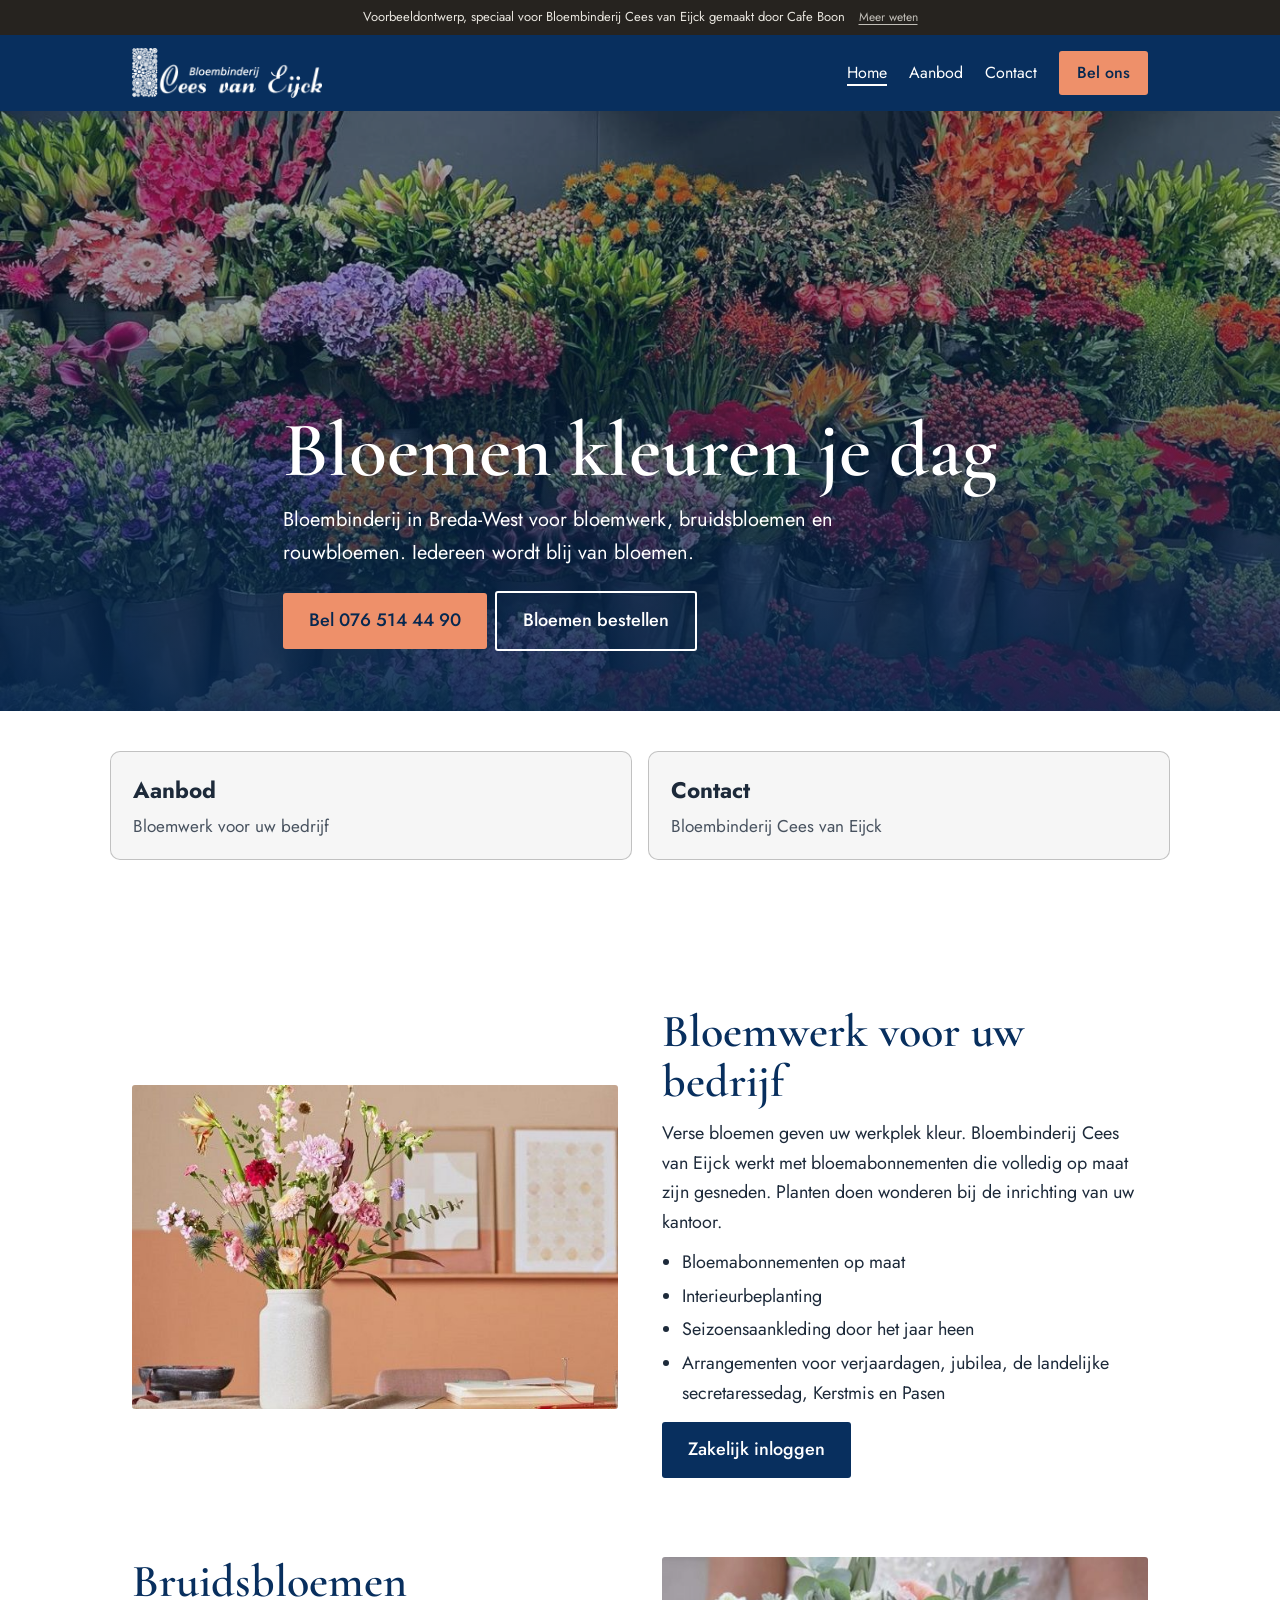
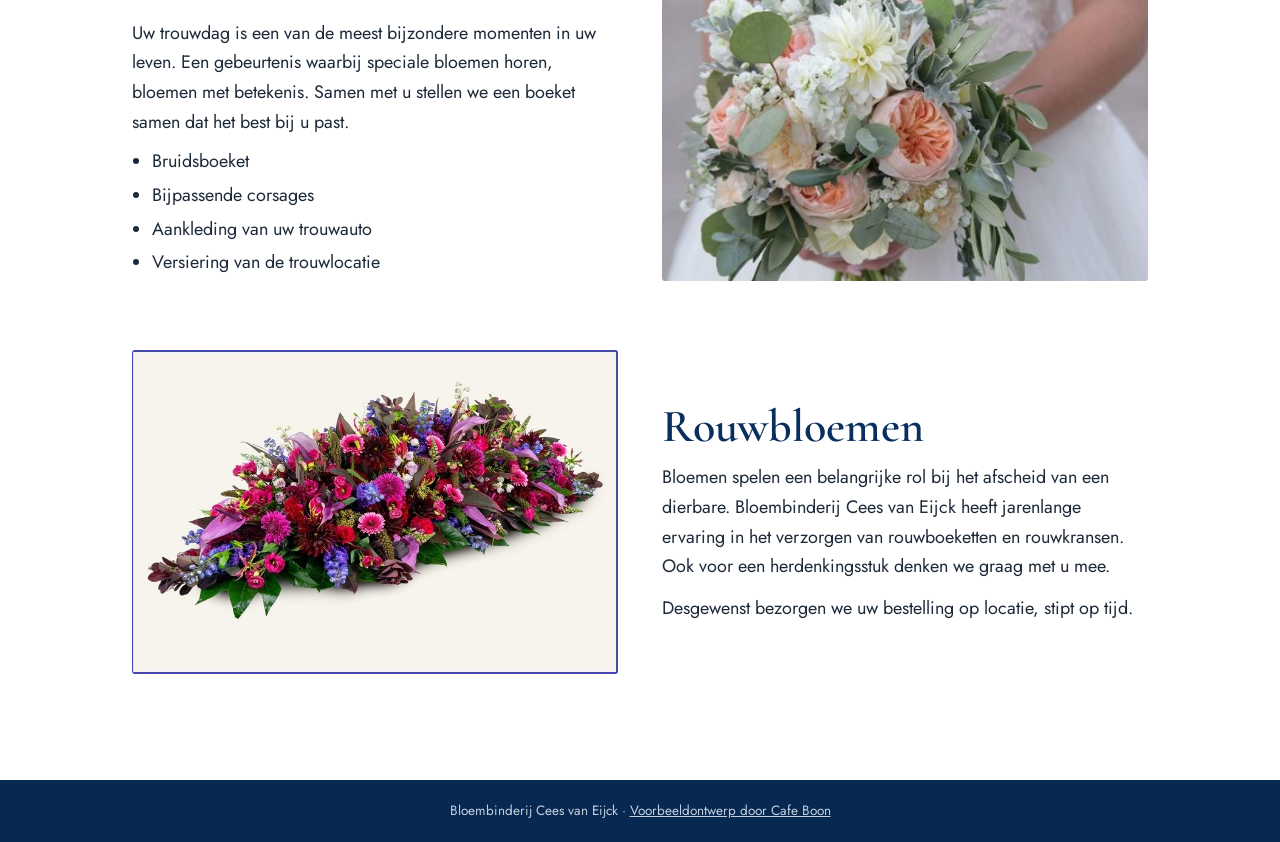
<file: index.html>
<!doctype html>
<html lang="nl">
<head>
<meta charset="utf-8">
<meta name="viewport" content="width=device-width,initial-scale=1">
<title>Bloembinderij Cees van Eijck | Bloemist in Breda-West</title>
<meta name="description" content="Bloembinderij Cees van Eijck aan de Gen. Maczekstraat in Breda: bloemwerk en abonnementen voor bedrijven, bruidsbloemen en rouwbloemen. Bel 076 514 44 90.">
<meta name="robots" content="noindex">
<link rel="icon" type="image/png" href="images/favicon.png">
<meta property="og:title" content="Bloembinderij Cees van Eijck, Breda">
<meta property="og:description" content="Iedereen wordt blij van bloemen. Gen. Maczekstraat 63, Breda.">
<meta property="og:image" content="https://ceesvaneijck.cafeboon.com/images/og.jpg">
<link rel="preconnect" href="https://fonts.googleapis.com"><link rel="preconnect" href="https://fonts.gstatic.com" crossorigin>
<link href="https://fonts.googleapis.com/css2?family=Cormorant+Garamond:wght@600&family=Jost:wght@400;500&display=swap" rel="stylesheet">
<link rel="stylesheet" href="style.css">
</head>
<body>
<div class="vb-banner" role="note"><span>Voorbeeldontwerp, speciaal voor Bloembinderij Cees van Eijck gemaakt door Cafe Boon</span><a href="https://cafeboon.com">Meer weten</a></div>
<header><div class="wrap">
<a href="index.html"><img alt="Bloembinderij Cees van Eijck" src="images/logo.png"/></a>
<nav><a aria-current="page" href="index.html">Home</a><a href="aanbod.html">Aanbod</a><a href="contact.html">Contact</a><a class="btn" href="tel:0765144490">Bel ons</a></nav>
</div></header>
<div aria-label="Pagina's" class="sn-bar" role="navigation"><a aria-current="page" class="sn-link" href="index.html">Home</a><a class="sn-link" href="aanbod.html">Aanbod</a><a class="sn-link" href="contact.html">Contact</a></div>
<div class="hero">
<img alt="De bloemenwand in de winkel van Cees van Eijck" fetchpriority="high" src="images/bloemenwand.jpg"/>
<div class="in"><div class="wrap">
<h1>Bloemen kleuren je dag</h1>
<p>Bloembinderij in Breda-West voor bloemwerk, bruidsbloemen en rouwbloemen. Iedereen wordt blij van bloemen.</p>
<a class="btn" href="tel:0765144490">Bel 076 514 44 90</a><a class="btn o" href="binnenkort.html">Bloemen bestellen</a>
</div></div>
</div>
<div class="sn-cards"><a class="sn-card" href="aanbod.html"><strong>Aanbod</strong><span>Bloemwerk voor uw bedrijf</span></a><a class="sn-card" href="contact.html"><strong>Contact</strong><span>Bloembinderij Cees van Eijck</span></a></div>
<section><div class="wrap rows">
<div>
<div class="pic"><img alt="Boeket in een vaas" loading="lazy" src="images/vaas.jpg"/></div>
<div><h2>Bloemwerk voor uw bedrijf</h2>
<p>Verse bloemen geven uw werkplek kleur. Bloembinderij Cees van Eijck werkt met bloemabonnementen die volledig op maat zijn gesneden. Planten doen wonderen bij de inrichting van uw kantoor.</p>
<ul><li>Bloemabonnementen op maat</li><li>Interieurbeplanting</li><li>Seizoensaankleding door het jaar heen</li><li>Arrangementen voor verjaardagen, jubilea, de landelijke secretaressedag, Kerstmis en Pasen</li></ul>
<p style="margin-top:14px"><a class="btn d" href="binnenkort.html">Zakelijk inloggen</a></p>
</div>
</div>
<div>
<div class="pic"><img alt="Bruidsboeket" loading="lazy" src="images/bruidsboeket.jpg"/></div>
<div><h2>Bruidsbloemen</h2>
<p>Uw trouwdag is een van de meest bijzondere momenten in uw leven. Een gebeurtenis waarbij speciale bloemen horen, bloemen met betekenis. Samen met u stellen we een boeket samen dat het best bij u past.</p>
<ul><li>Bruidsboeket</li><li>Bijpassende corsages</li><li>Aankleding van uw trouwauto</li><li>Versiering van de trouwlocatie</li></ul>
</div>
</div>
<div>
<div class="pic"><img alt="Rouwstuk" loading="lazy" src="images/rouwstuk.jpg"/></div>
<div><h2>Rouwbloemen</h2>
<p>Bloemen spelen een belangrijke rol bij het afscheid van een dierbare. Bloembinderij Cees van Eijck heeft jarenlange ervaring in het verzorgen van rouwboeketten en rouwkransen. Ook voor een herdenkingsstuk denken we graag met u mee.</p>
<p style="margin-top:12px">Desgewenst bezorgen we uw bestelling op locatie, stipt op tijd.</p>
</div>
</div>
</div></section>
<footer>Bloembinderij Cees van Eijck · <a href="https://cafeboon.com">Voorbeeldontwerp door Cafe Boon</a></footer>
</body></html>
</file>
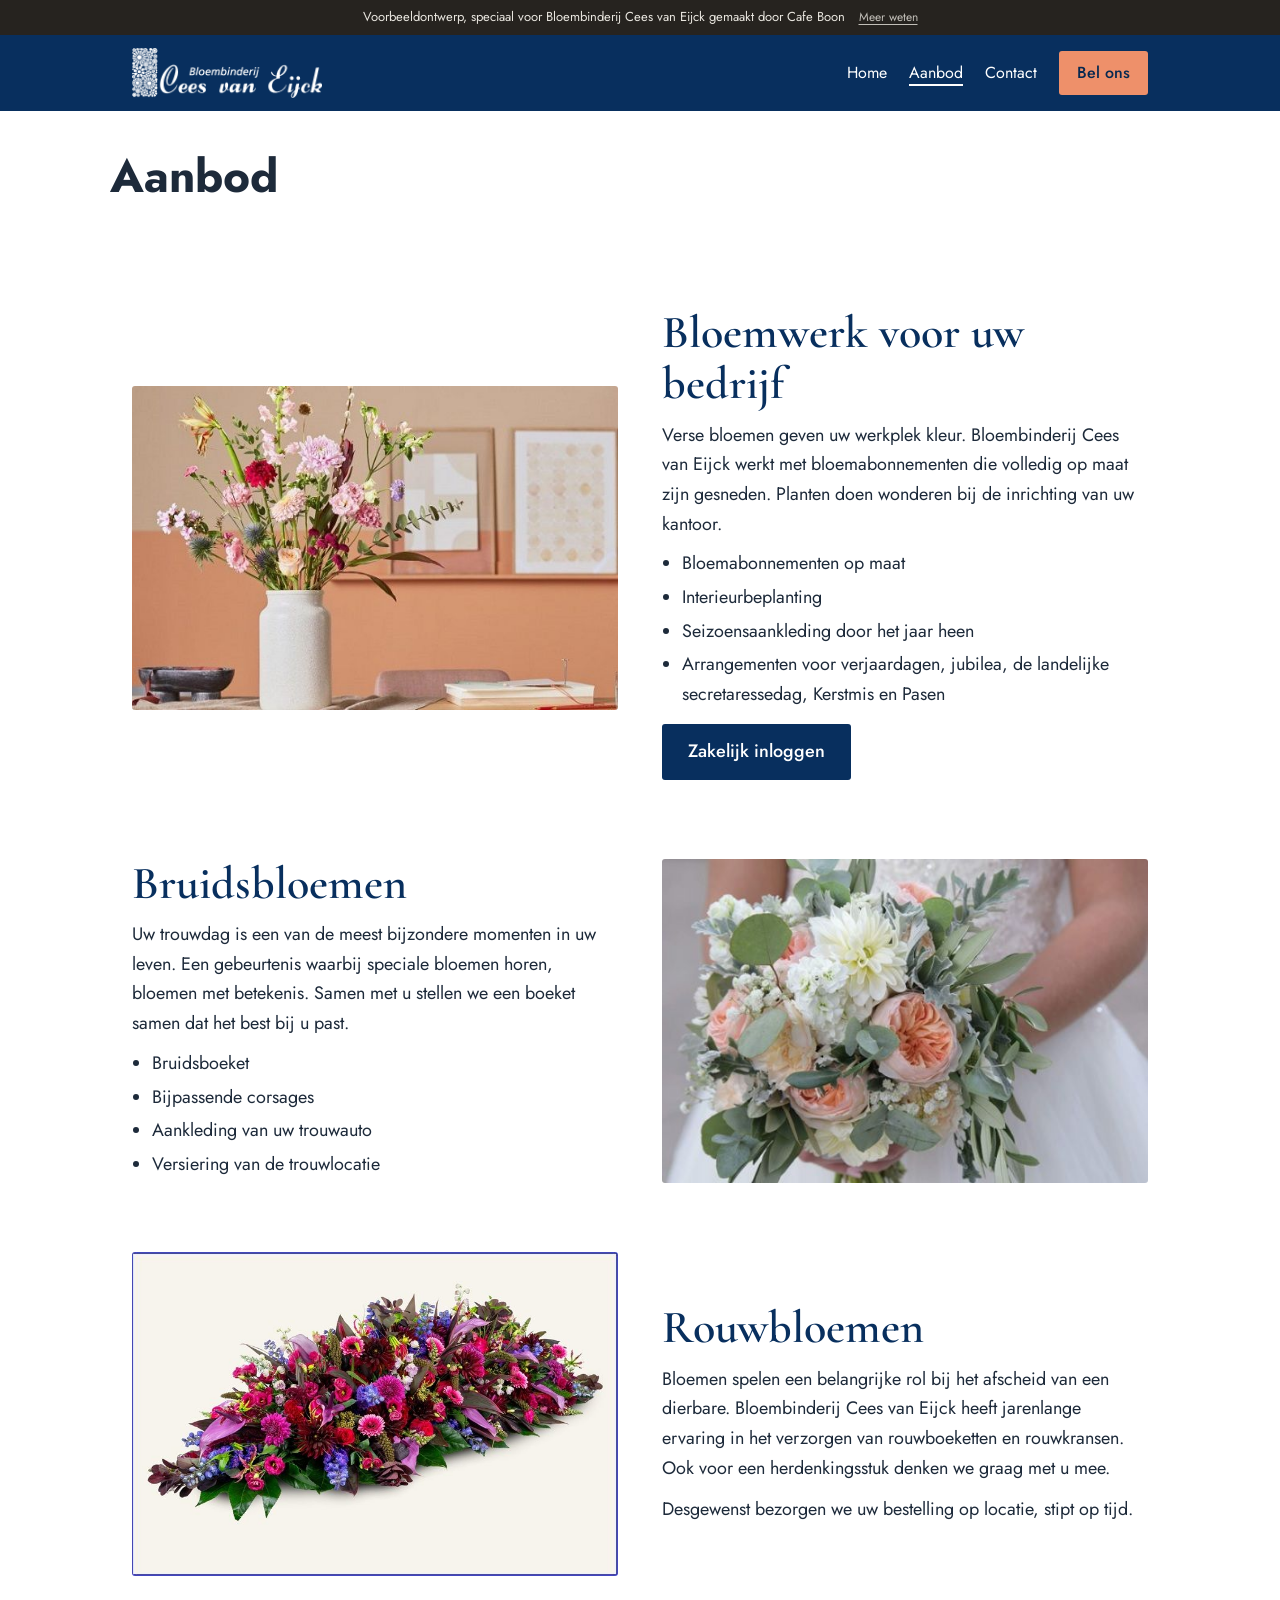
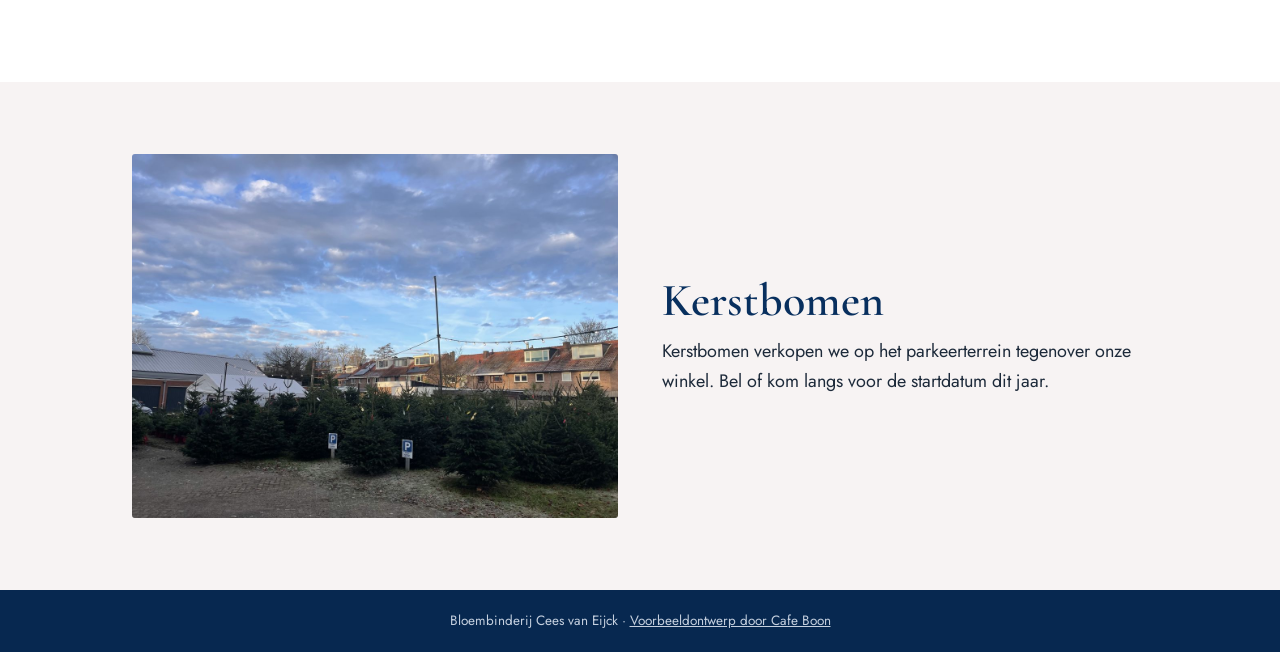
<file: aanbod.html>
<!doctype html>
<html lang="nl">
<head>
<meta charset="utf-8">
<meta name="viewport" content="width=device-width,initial-scale=1">
<title>Aanbod | Bloembinderij Cees van Eijck</title>
<meta name="description" content="Bloembinderij Cees van Eijck aan de Gen. Maczekstraat in Breda: bloemwerk en abonnementen voor bedrijven, bruidsbloemen en rouwbloemen. Bel 076 514 44 90.">
<meta name="robots" content="noindex">
<link rel="icon" type="image/png" href="images/favicon.png">
<meta property="og:title" content="Bloembinderij Cees van Eijck, Breda">
<meta property="og:description" content="Iedereen wordt blij van bloemen. Gen. Maczekstraat 63, Breda.">
<meta property="og:image" content="https://ceesvaneijck.cafeboon.com/images/og.jpg">
<link rel="preconnect" href="https://fonts.googleapis.com"><link rel="preconnect" href="https://fonts.gstatic.com" crossorigin>
<link href="https://fonts.googleapis.com/css2?family=Cormorant+Garamond:wght@600&family=Jost:wght@400;500&display=swap" rel="stylesheet">
<link rel="stylesheet" href="style.css">
</head>
<body>
<div class="vb-banner" role="note"><span>Voorbeeldontwerp, speciaal voor Bloembinderij Cees van Eijck gemaakt door Cafe Boon</span><a href="https://cafeboon.com">Meer weten</a></div>
<header><div class="wrap">
<a href="index.html"><img alt="Bloembinderij Cees van Eijck" src="images/logo.png"/></a>
<nav><a href="index.html">Home</a><a aria-current="page" href="aanbod.html">Aanbod</a><a href="contact.html">Contact</a><a class="btn" href="tel:0765144490">Bel ons</a></nav>
</div></header>
<div aria-label="Pagina's" class="sn-bar" role="navigation"><a class="sn-link" href="index.html">Home</a><a aria-current="page" class="sn-link" href="aanbod.html">Aanbod</a><a class="sn-link" href="contact.html">Contact</a></div>
<div class="sn-head"><h1>Aanbod</h1></div>
<section><div class="wrap rows">
<div id="bloemwerk">
<div class="pic"><img alt="Boeket in een vaas" loading="lazy" src="images/vaas.jpg"/></div>
<div><h2>Bloemwerk voor uw bedrijf</h2>
<p>Verse bloemen geven uw werkplek kleur. Bloembinderij Cees van Eijck werkt met bloemabonnementen die volledig op maat zijn gesneden. Planten doen wonderen bij de inrichting van uw kantoor.</p>
<ul><li>Bloemabonnementen op maat</li><li>Interieurbeplanting</li><li>Seizoensaankleding door het jaar heen</li><li>Arrangementen voor verjaardagen, jubilea, de landelijke secretaressedag, Kerstmis en Pasen</li></ul>
<p style="margin-top:14px"><a class="btn d" href="binnenkort.html">Zakelijk inloggen</a></p>
</div>
</div>
<div id="bruid">
<div class="pic"><img alt="Bruidsboeket" loading="lazy" src="images/bruidsboeket.jpg"/></div>
<div><h2>Bruidsbloemen</h2>
<p>Uw trouwdag is een van de meest bijzondere momenten in uw leven. Een gebeurtenis waarbij speciale bloemen horen, bloemen met betekenis. Samen met u stellen we een boeket samen dat het best bij u past.</p>
<ul><li>Bruidsboeket</li><li>Bijpassende corsages</li><li>Aankleding van uw trouwauto</li><li>Versiering van de trouwlocatie</li></ul>
</div>
</div>
<div id="rouw">
<div class="pic"><img alt="Rouwstuk" loading="lazy" src="images/rouwstuk.jpg"/></div>
<div><h2>Rouwbloemen</h2>
<p>Bloemen spelen een belangrijke rol bij het afscheid van een dierbare. Bloembinderij Cees van Eijck heeft jarenlange ervaring in het verzorgen van rouwboeketten en rouwkransen. Ook voor een herdenkingsstuk denken we graag met u mee.</p>
<p style="margin-top:12px">Desgewenst bezorgen we uw bestelling op locatie, stipt op tijd.</p>
</div>
</div>
</div></section>
<section class="cream"><div class="wrap notice">
<img alt="Kerstbomen op het parkeerterrein tegenover de winkel" loading="lazy" src="images/kerstbomen.jpg"/>
<div><h2>Kerstbomen</h2>
<p>Kerstbomen verkopen we op het parkeerterrein tegenover onze winkel. Bel of kom langs voor de startdatum dit jaar.</p></div>
</div></section>
<footer>Bloembinderij Cees van Eijck · <a href="https://cafeboon.com">Voorbeeldontwerp door Cafe Boon</a></footer>
</body></html>
</file>
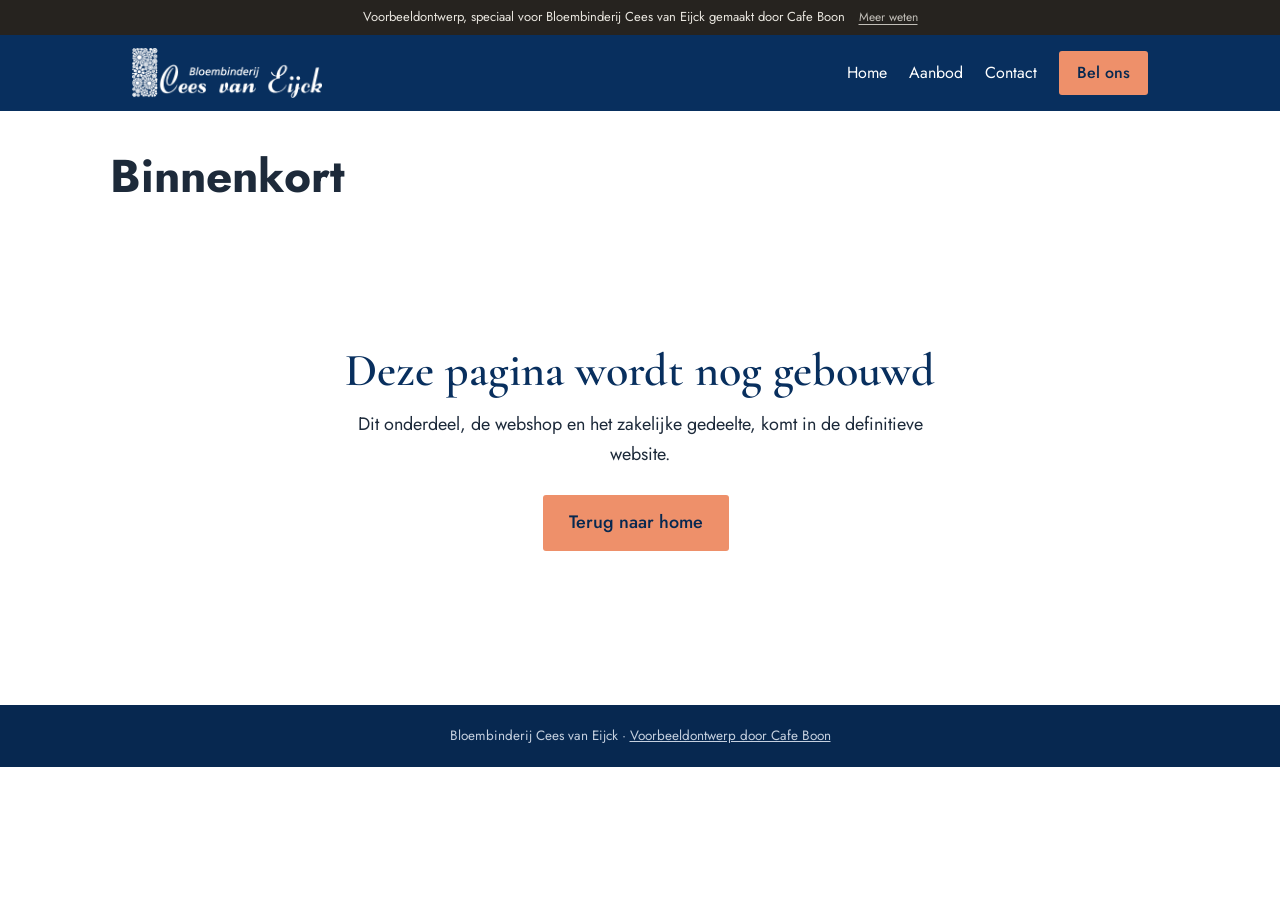
<file: binnenkort.html>
<!doctype html>
<html lang="nl">
<head>
<meta charset="utf-8">
<meta name="viewport" content="width=device-width,initial-scale=1">
<title>Binnenkort | Bloembinderij Cees van Eijck</title>
<meta name="description" content="Bloembinderij Cees van Eijck aan de Gen. Maczekstraat in Breda: bloemwerk en abonnementen voor bedrijven, bruidsbloemen en rouwbloemen. Bel 076 514 44 90.">
<meta name="robots" content="noindex">
<link rel="icon" type="image/png" href="images/favicon.png">
<meta property="og:title" content="Bloembinderij Cees van Eijck, Breda">
<meta property="og:description" content="Iedereen wordt blij van bloemen. Gen. Maczekstraat 63, Breda.">
<meta property="og:image" content="https://ceesvaneijck.cafeboon.com/images/og.jpg">
<link rel="preconnect" href="https://fonts.googleapis.com"><link rel="preconnect" href="https://fonts.gstatic.com" crossorigin>
<link href="https://fonts.googleapis.com/css2?family=Cormorant+Garamond:wght@600&family=Jost:wght@400;500&display=swap" rel="stylesheet">
<link rel="stylesheet" href="style.css">
</head>
<body>
<div class="vb-banner" role="note"><span>Voorbeeldontwerp, speciaal voor Bloembinderij Cees van Eijck gemaakt door Cafe Boon</span><a href="https://cafeboon.com">Meer weten</a></div>
<header><div class="wrap">
<a href="index.html"><img alt="Bloembinderij Cees van Eijck" src="images/logo.png"/></a>
<nav><a href="index.html">Home</a><a href="aanbod.html">Aanbod</a><a href="contact.html">Contact</a><a class="btn" href="tel:0765144490">Bel ons</a></nav>
</div></header>
<div aria-label="Pagina's" class="sn-bar" role="navigation"><a class="sn-link" href="index.html">Home</a><a class="sn-link" href="aanbod.html">Aanbod</a><a class="sn-link" href="contact.html">Contact</a></div>
<div class="sn-head"><h1>Binnenkort</h1></div>
<section class="binnenkort"><div class="wrap" style="padding:72px 0;text-align:center"><h2>Deze pagina wordt nog gebouwd</h2><p style="max-width:34em;margin:14px auto 26px">Dit onderdeel, de webshop en het zakelijke gedeelte, komt in de definitieve website.</p><p><a class="btn" href="index.html">Terug naar home</a></p></div></section>
<footer>Bloembinderij Cees van Eijck · <a href="https://cafeboon.com">Voorbeeldontwerp door Cafe Boon</a></footer>
</body></html>
</body></html>
</file>
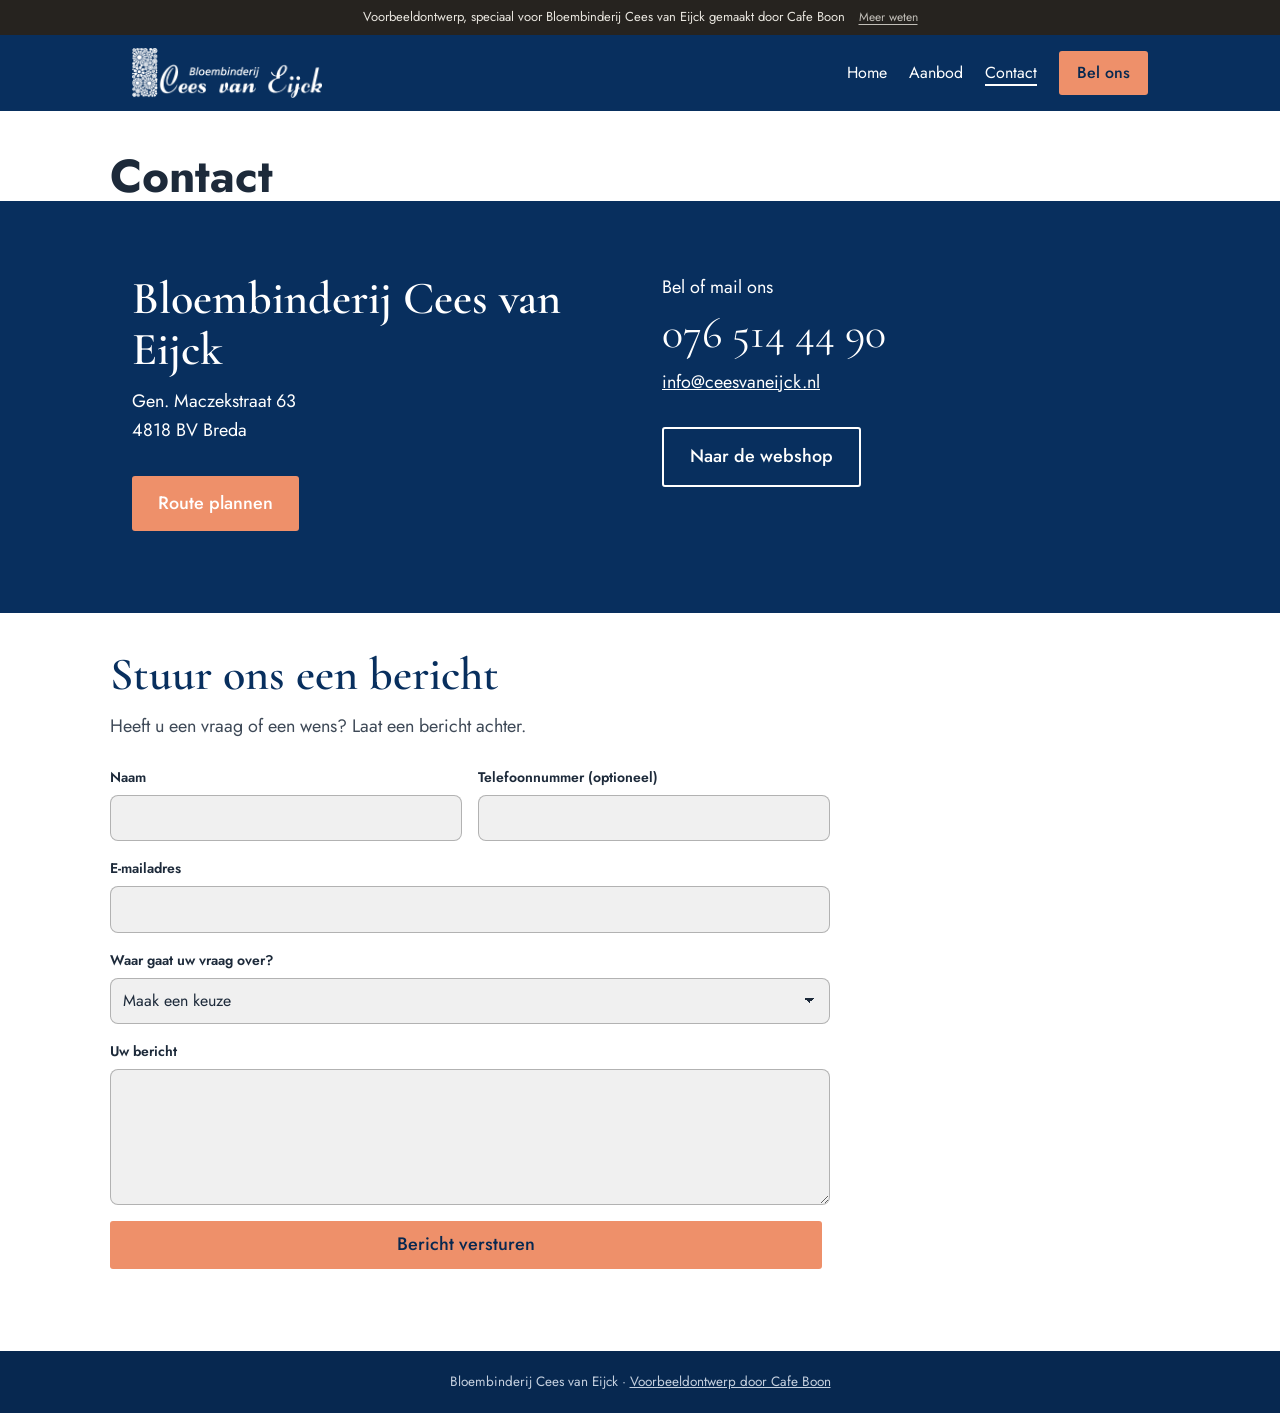
<file: contact.html>
<!doctype html>
<html lang="nl">
<head>
<meta charset="utf-8">
<meta name="viewport" content="width=device-width,initial-scale=1">
<title>Contact | Bloembinderij Cees van Eijck</title>
<meta name="description" content="Bloembinderij Cees van Eijck aan de Gen. Maczekstraat in Breda: bloemwerk en abonnementen voor bedrijven, bruidsbloemen en rouwbloemen. Bel 076 514 44 90.">
<meta name="robots" content="noindex">
<link rel="icon" type="image/png" href="images/favicon.png">
<meta property="og:title" content="Bloembinderij Cees van Eijck, Breda">
<meta property="og:description" content="Iedereen wordt blij van bloemen. Gen. Maczekstraat 63, Breda.">
<meta property="og:image" content="https://ceesvaneijck.cafeboon.com/images/og.jpg">
<link rel="preconnect" href="https://fonts.googleapis.com"><link rel="preconnect" href="https://fonts.gstatic.com" crossorigin>
<link href="https://fonts.googleapis.com/css2?family=Cormorant+Garamond:wght@600&family=Jost:wght@400;500&display=swap" rel="stylesheet">
<link rel="stylesheet" href="style.css">
</head>
<body>
<div class="vb-banner" role="note"><span>Voorbeeldontwerp, speciaal voor Bloembinderij Cees van Eijck gemaakt door Cafe Boon</span><a href="https://cafeboon.com">Meer weten</a></div>
<header><div class="wrap">
<a href="index.html"><img alt="Bloembinderij Cees van Eijck" src="images/logo.png"/></a>
<nav><a href="index.html">Home</a><a href="aanbod.html">Aanbod</a><a aria-current="page" href="contact.html">Contact</a><a class="btn" href="tel:0765144490">Bel ons</a></nav>
</div></header>
<div aria-label="Pagina's" class="sn-bar" role="navigation"><a class="sn-link" href="index.html">Home</a><a class="sn-link" href="aanbod.html">Aanbod</a><a aria-current="page" class="sn-link" href="contact.html">Contact</a></div>
<div class="sn-head"><h1>Contact</h1></div>
<section class="navy" id="contact"><div class="wrap cgrid">
<div><h2>Bloembinderij Cees van Eijck</h2>
<p>Gen. Maczekstraat 63<br/>4818 BV Breda</p><br/>
<a class="btn" href="https://www.google.com/maps/dir/?api=1&amp;destination=Gen.+Maczekstraat+63,+4818+BV+Breda" rel="noopener">Route plannen</a>
</div>
<div>
<p>Bel of mail ons</p>
<a class="big" href="tel:0765144490">076 514 44 90</a>
<p><a href="mailto:info@ceesvaneijck.nl">info@ceesvaneijck.nl</a></p><br/>
<a class="btn o" href="binnenkort.html">Naar de webshop</a>
</div>
</div></section>
<section class="sn-formsec" id="formulier"><div class="sn-formwrap"><h2>Stuur ons een bericht</h2><p class="sn-lead">Heeft u een vraag of een wens? Laat een bericht achter.</p><form class="sn-form" id="sn-form"><div class="sn-field"><label for="naam">Naam</label><input id="naam" name="naam" type="text" required autocomplete="name"></div><div class="sn-field"><label for="tel">Telefoonnummer (optioneel)</label><input id="tel" name="tel" type="tel" autocomplete="tel"></div><div class="sn-field full"><label for="email">E-mailadres</label><input id="email" name="email" type="email" required autocomplete="email"></div><div class="sn-field full"><label for="keuze">Waar gaat uw vraag over?</label><select id="keuze" name="keuze" required><option value="">Maak een keuze</option><option>Bloemwerk voor uw bedrijf</option><option>Bruidsbloemen</option><option>Rouwbloemen</option><option>Kerstbomen</option></select></div><div class="sn-field full"><label for="opm">Uw bericht</label><textarea id="opm" name="opm" rows="5" required></textarea></div><div class="sn-field full"><button class="btn" type="submit">Bericht versturen</button></div></form></div></section>
<script>(function(){var f=document.getElementById('sn-form');if(!f)return;f.addEventListener('submit',function(e){e.preventDefault();if(!f.checkValidity()){f.reportValidity();return;}var d=document.createElement('div');d.className='sn-done';d.setAttribute('role','status');d.tabIndex=-1;d.innerHTML='<h2>Bedankt voor uw bericht</h2><p>Dit is een voorbeeldwebsite van Cafe Boon. Uw bericht is daarom niet verstuurd. Neem voor een echt antwoord contact op via <a href="tel:0765144490">076 514 44 90</a>.</p>';f.parentNode.replaceChild(d,f);d.focus();});})();</script>
<footer>Bloembinderij Cees van Eijck · <a href="https://cafeboon.com">Voorbeeldontwerp door Cafe Boon</a></footer>
</body></html>
</file>
<file: style.css>
:root{--navy:#082f5e;--deep:#072850;--salmon:#ee906a;--cream:#f7f3f3;--ink:#1d2a3a}
*{box-sizing:border-box;margin:0}
html{scroll-behavior:smooth}
body{font-family:'Jost',Arial,sans-serif;font-size:18px;line-height:1.65;color:var(--ink);background:#fff}
img{display:block;max-width:100%}
a{color:inherit}
.wrap{max-width:1060px;margin:0 auto;padding:0 22px}
header{background:var(--navy);position:sticky;top:0;z-index:10}
header .wrap{display:flex;align-items:center;justify-content:space-between;min-height:76px;gap:16px}
header img{height:50px;width:auto}
nav a{color:#fff;text-decoration:none;margin-left:22px;font-size:16px}
nav a:hover{color:var(--salmon)}
.btn{display:inline-block;background:var(--salmon);color:var(--deep);padding:13px 26px;border-radius:3px;font-weight:500;text-decoration:none;margin:0 8px 10px 0}
.btn.o{background:transparent;color:#fff;border:2px solid #fff}
.btn.d{background:var(--navy);color:#fff}
nav .btn{margin:0 0 0 22px;padding:9px 18px;color:var(--deep)}
.hero{position:relative;color:#fff;background:var(--deep)}
.hero>img{width:100%;height:min(74vh,600px);object-fit:cover;opacity:.62}
.hero .in{position:absolute;inset:0;display:flex;align-items:flex-end;padding-bottom:50px;background:linear-gradient(0deg,rgba(7,40,80,.85),rgba(7,40,80,0) 70%)}
.hero h1{font-family:'Cormorant Garamond',serif;font-weight:600;font-size:clamp(40px,7vw,78px);line-height:1;margin-bottom:14px}
.hero p{max-width:30em;font-size:20px;margin-bottom:22px}
section{padding:72px 0}
h2{font-family:'Cormorant Garamond',serif;color:var(--navy);font-weight:600;font-size:clamp(32px,4.4vw,46px);line-height:1.1;margin-bottom:12px}
h3{font-family:'Cormorant Garamond',serif;color:var(--navy);font-size:26px;margin-bottom:6px}
.rows>div{display:grid;grid-template-columns:1fr 1fr;gap:44px;align-items:center;padding:34px 0}
.rows>div:nth-child(even) .pic{order:2}
.pic img{width:100%;aspect-ratio:3/2;object-fit:cover;border-radius:3px}
.rows ul{padding-left:20px;margin-top:10px}
.rows li{margin-bottom:4px}
.cream{background:var(--cream)}
.notice{display:grid;grid-template-columns:1fr 1fr;gap:44px;align-items:center}
.notice img{width:100%;aspect-ratio:4/3;object-fit:cover;border-radius:3px}
.navy{background:var(--navy);color:#fff}
.navy h2{color:#fff}
.cgrid{display:grid;grid-template-columns:1fr 1fr;gap:44px}
.big{font-family:'Cormorant Garamond',serif;font-size:44px;line-height:1.1;display:block;text-decoration:none;margin:6px 0 10px}
.navy a{color:#fff}
footer{background:var(--deep);color:#c5d0df;text-align:center;font-size:13.5px;padding:20px}
footer a{color:#c5d0df}
@media(max-width:780px){.rows>div,.notice,.cgrid{grid-template-columns:1fr;gap:20px}.rows>div:nth-child(even) .pic{order:0}nav a:not(.btn){display:none}section{padding:46px 0}header img{height:40px}}
/* sitenav:start */
.sn-bar{display:none;gap:6px;overflow-x:auto;white-space:nowrap;-webkit-overflow-scrolling:touch;padding:8px 12px;background:inherit;color:inherit;font:inherit;line-height:1.2;border-bottom:1px solid rgba(128,128,128,.35);box-sizing:border-box;max-width:100%}
.sn-bar a.sn-link{flex:0 0 auto;padding:9px 15px;border-radius:999px;color:inherit;text-decoration:none;font-size:15px;font-weight:600;letter-spacing:0;text-transform:none;margin:0}
.sn-bar a.sn-link[aria-current="page"]{background:rgba(128,128,128,.2);box-shadow:inset 0 -2px 0 currentColor}
@media(max-width:780px){.sn-bar{display:flex}}
nav a[aria-current="page"]:not(.cta):not(.btn):not(.call){text-decoration:underline;text-underline-offset:6px;text-decoration-thickness:2px}
.sn-head{max-width:1100px;margin:0 auto;padding:40px 20px 0;box-sizing:border-box}
.sn-head h1{margin:0;color:inherit;font-size:clamp(30px,5vw,46px);line-height:1.1}
.sn-cards{max-width:1100px;margin:0 auto;padding:40px 20px;display:grid;grid-template-columns:repeat(auto-fit,minmax(230px,1fr));gap:16px;box-sizing:border-box}
.sn-card{display:block;padding:20px 22px;border:1px solid rgba(128,128,128,.45);border-radius:10px;background:rgba(128,128,128,.07);color:inherit;text-decoration:none;min-width:0}
.sn-card strong{display:block;font-size:1.25em;margin:0 0 6px;color:inherit}
.sn-card span{display:block;opacity:.8;font-size:.95em;line-height:1.4}
.sn-card:hover,.sn-card:focus-visible{border-color:currentColor}
/* sitenav:end */
/* voorbeeld-formulier:start */
@layer sn{.sn-form button.btn{border:0;font:inherit;cursor:pointer;line-height:1.2}}
.sn-formsec{padding:36px 0 72px}
.sn-formwrap{max-width:1100px;margin:0 auto;padding:0 20px;box-sizing:border-box}
.sn-formwrap>h2{margin:0 0 12px}
.sn-formwrap>.sn-lead,.sn-formwrap>.sn-form,.sn-formwrap>.sn-done{max-width:720px}
.sn-formwrap .sn-lead{margin:0 0 24px;opacity:.85}
.sn-form{display:grid;grid-template-columns:1fr 1fr;gap:16px}
.sn-field{display:flex;flex-direction:column;gap:6px;min-width:0;text-align:left}
.sn-field.full{grid-column:1/-1}
.sn-field label{font-size:14px;font-weight:600}
.sn-field input,.sn-field select,.sn-field textarea{font:inherit;font-size:16px;line-height:1.4;color:inherit;background:rgba(128,128,128,.12);border:1px solid rgba(128,128,128,.55);border-radius:8px;padding:11px 12px;width:100%;box-sizing:border-box;min-width:0;max-width:100%;-webkit-appearance:none;appearance:none}
.sn-field select{background-image:linear-gradient(45deg,transparent 50%,currentColor 50%),linear-gradient(135deg,currentColor 50%,transparent 50%);background-position:calc(100% - 20px) 50%,calc(100% - 15px) 50%;background-size:5px 5px;background-repeat:no-repeat;padding-right:38px}
.sn-field select option{color:#111;background:#fff}
.sn-field textarea{resize:vertical}
.sn-field input:focus,.sn-field select:focus,.sn-field textarea:focus{outline:2px solid currentColor;outline-offset:1px}
.sn-done{padding:28px;border:1px solid rgba(128,128,128,.55);border-radius:12px;background:rgba(128,128,128,.1)}
.sn-done h2{margin:0 0 10px}
.sn-done p{margin:0}
.sn-done a{text-decoration:underline;text-underline-offset:3px;font-weight:600}
.sn-formlink{padding:0 0 56px}
@media(max-width:640px){.sn-form{grid-template-columns:1fr}.sn-formsec{padding:24px 0 56px}}
/* voorbeeld-formulier:end */
/* voorbeeldbanner:start */
.vb-banner{display:flex;flex-wrap:wrap;justify-content:center;align-items:baseline;gap:2px 14px;padding:8px 16px;background:#26231f;color:#e9e6df;font-size:13px;line-height:1.45;letter-spacing:0;text-transform:none;font-weight:400;text-align:center;position:relative;z-index:1000}
.vb-banner a{color:inherit;opacity:.8;text-decoration:underline;text-underline-offset:3px;font-size:12px;font-weight:400;white-space:nowrap;letter-spacing:0;text-transform:none}
.vb-banner a:hover{opacity:1}
/* voorbeeldbanner:end */
</file>
